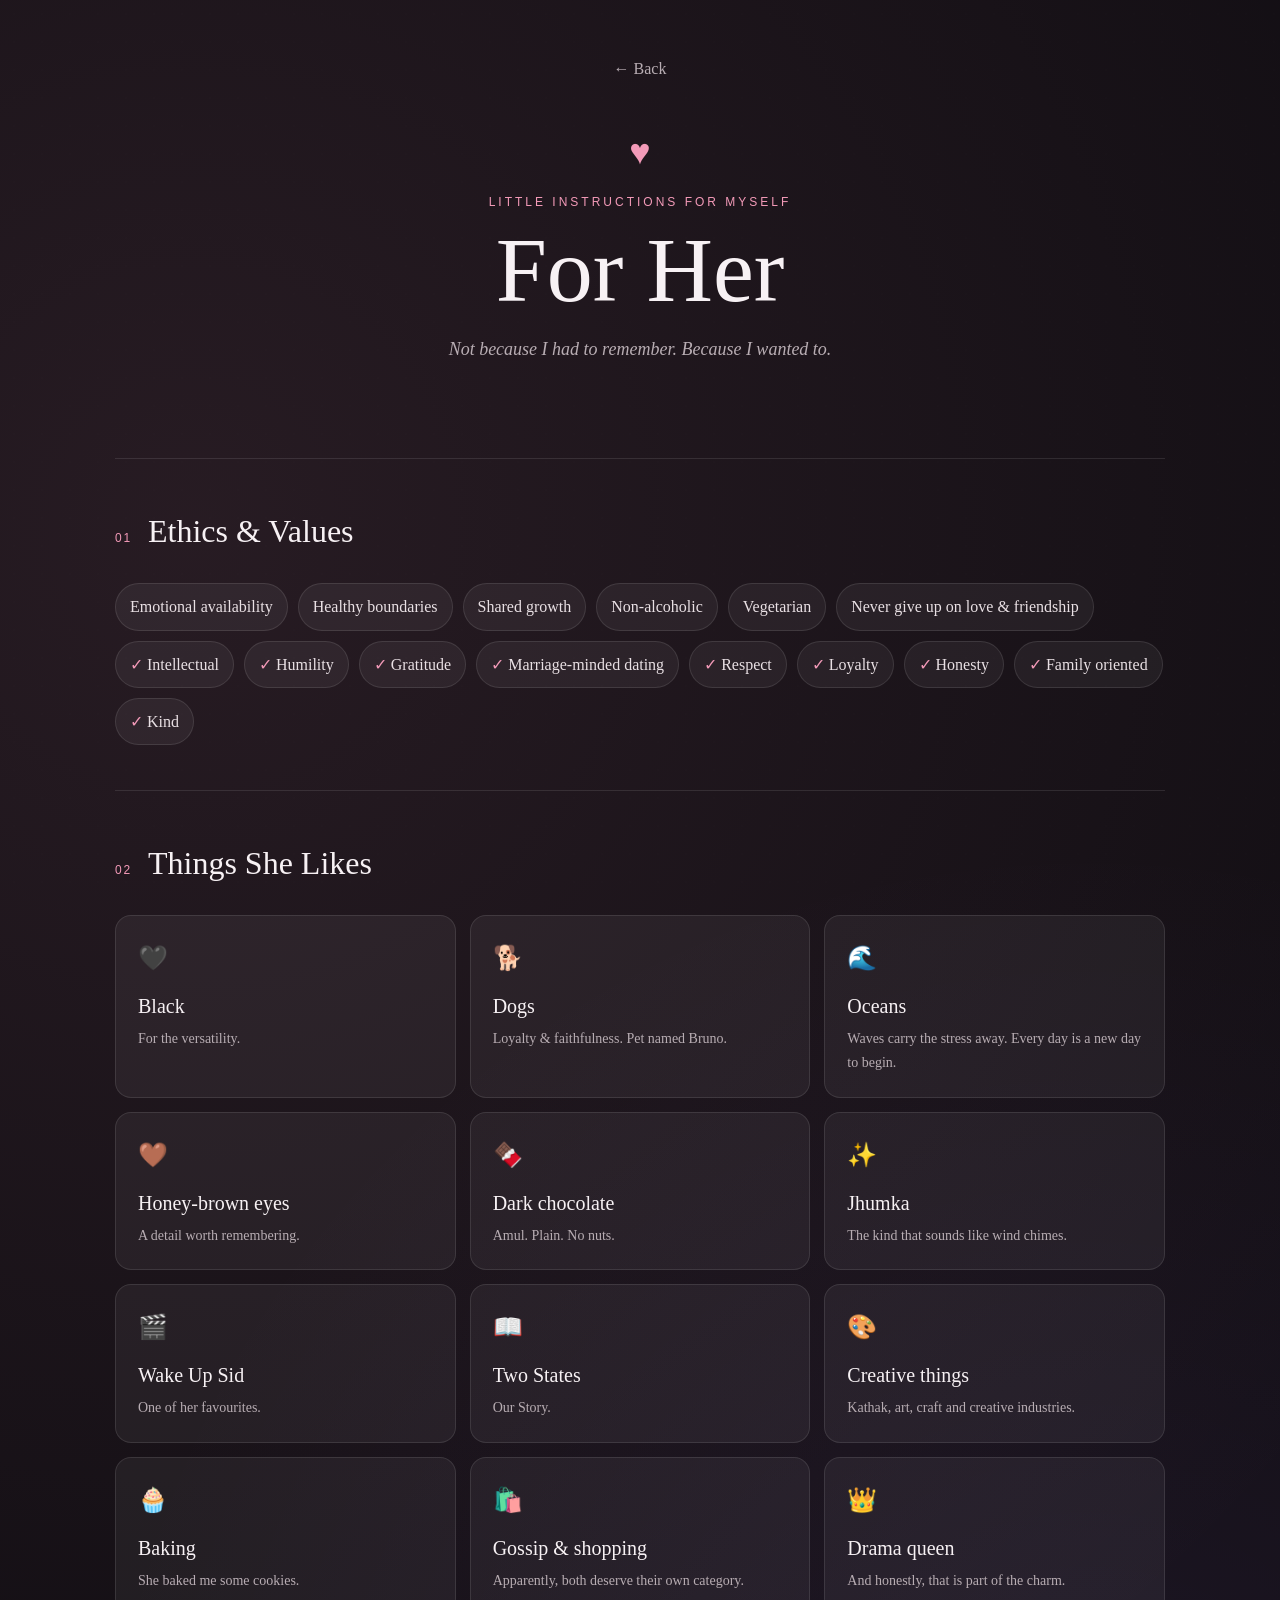
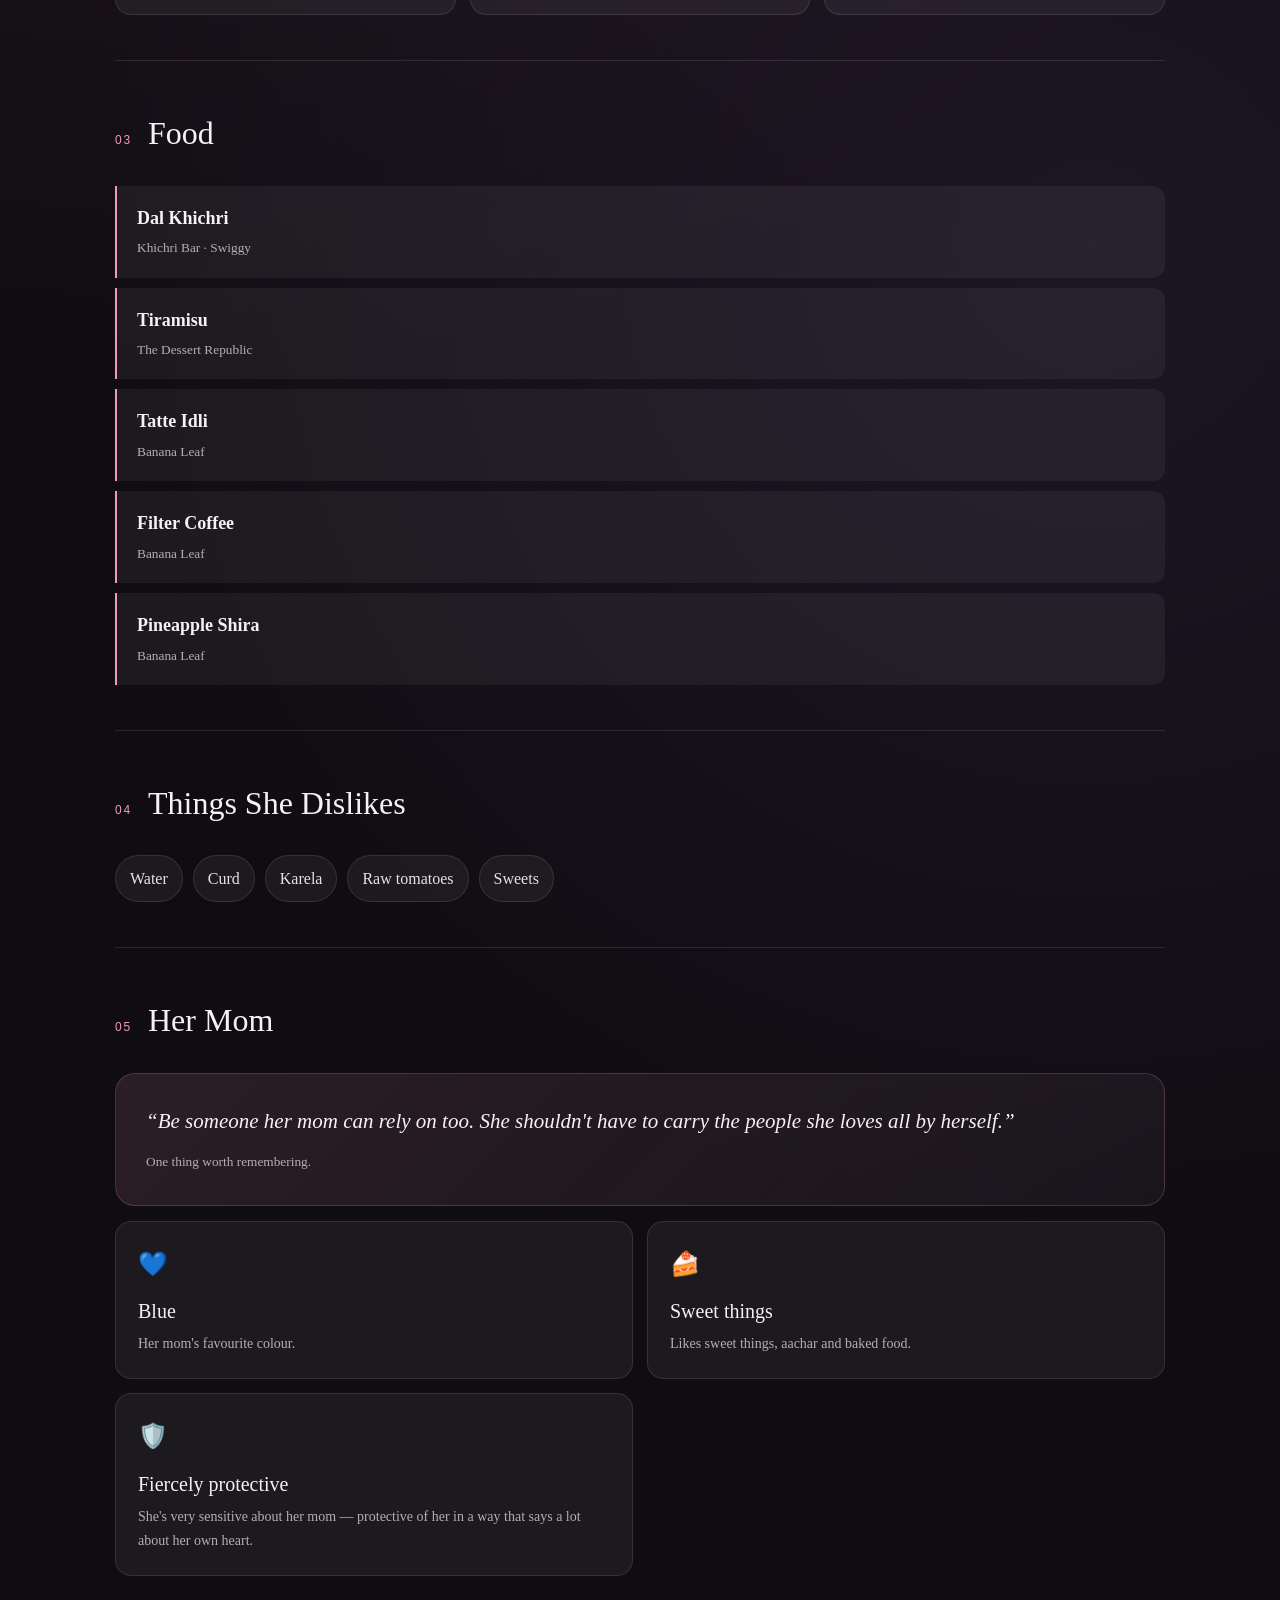
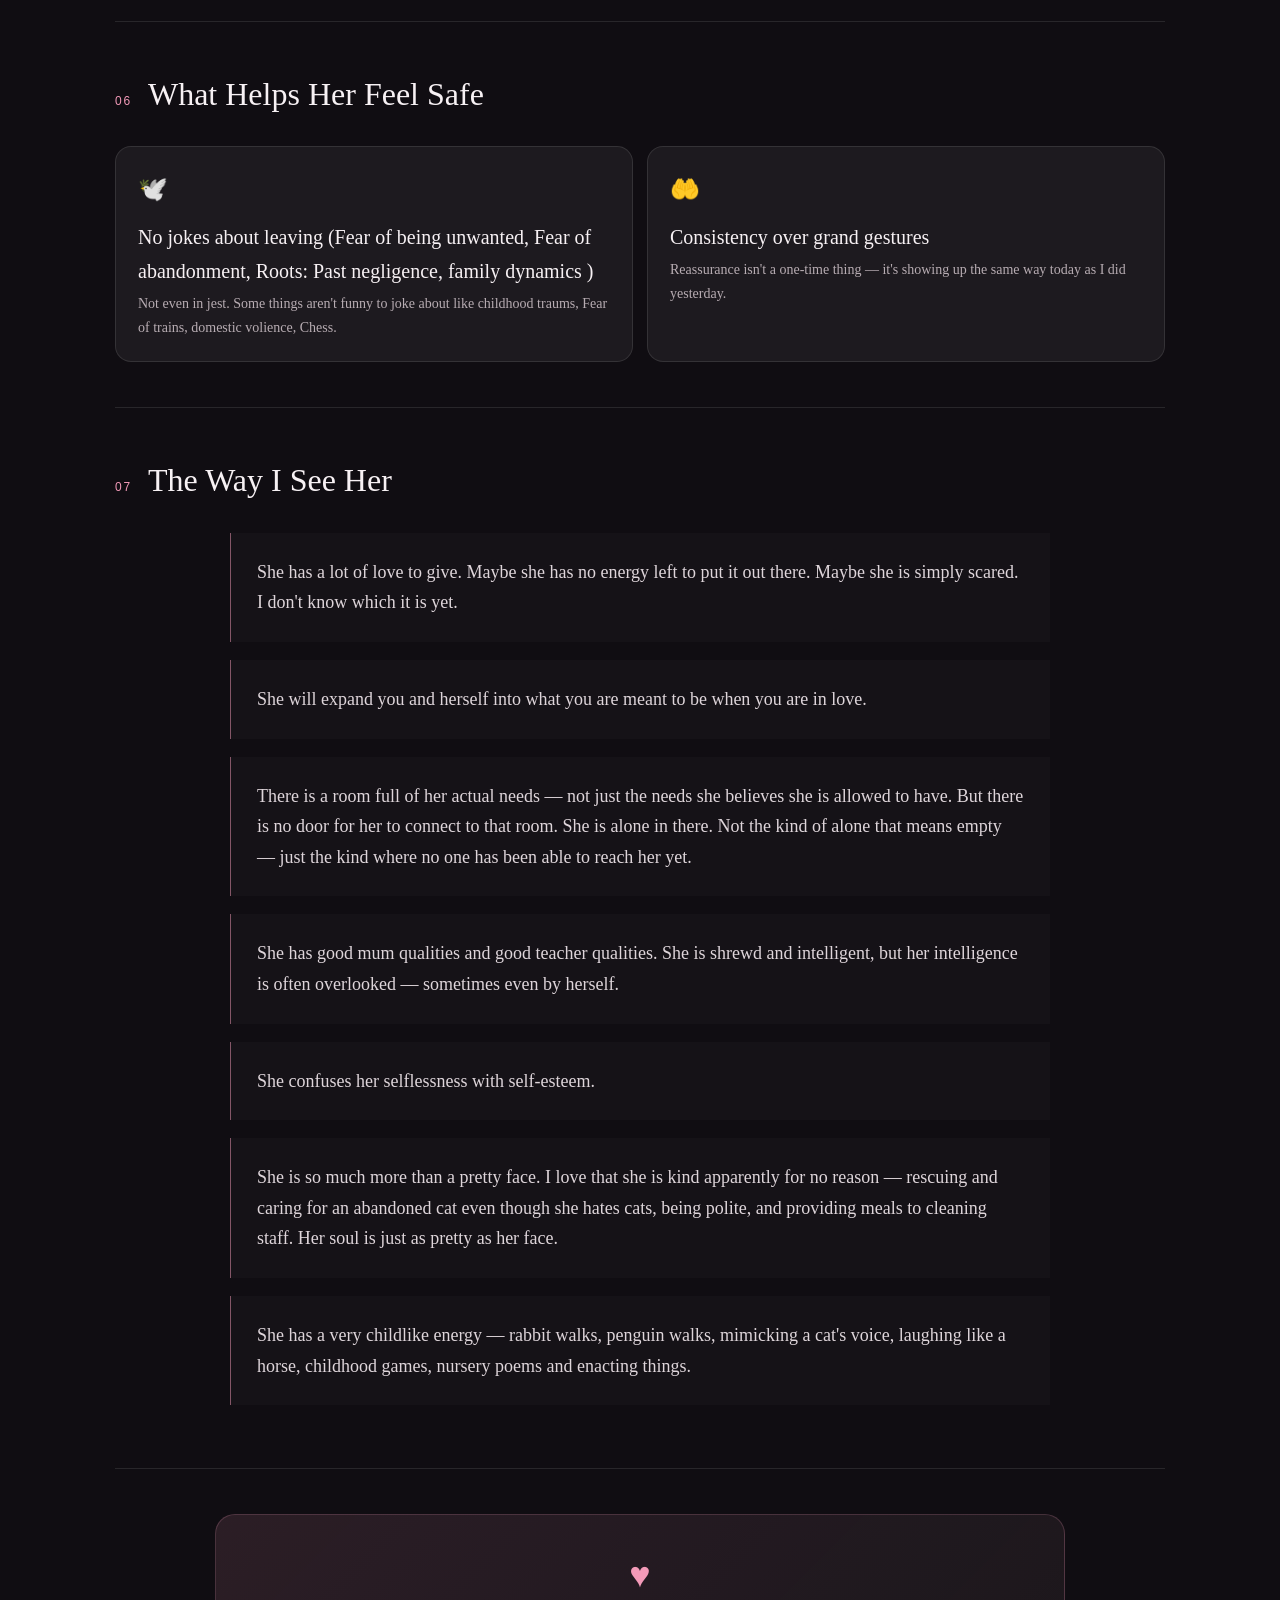
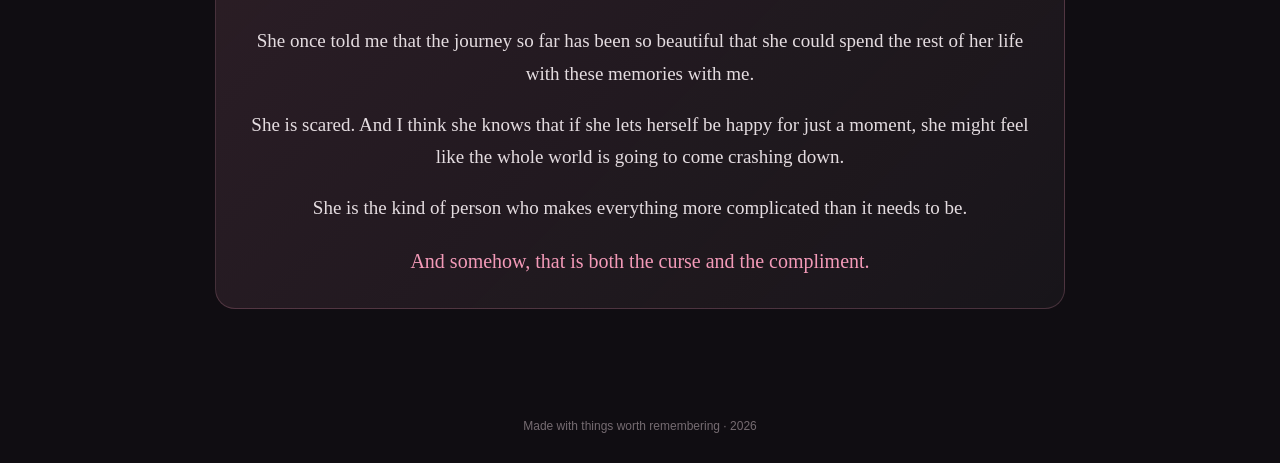
<file: her.html>
<!DOCTYPE html>
<html lang="en">
<head>
  <meta charset="UTF-8">
  <meta name="viewport" content="width=device-width, initial-scale=1.0">
  <title>For Her ❤️</title>
  <link rel="stylesheet" href="css/her.css">
</head>
<body>
  <div class="bg-glow glow-one"></div>
  <div class="bg-glow glow-two"></div>

  <header class="hero">
    <a class="back" href="index.html">← Back</a>
    <div class="heart">♥</div>
    <p class="eyebrow">Little instructions for myself</p>
    <h1>For Her</h1>
    <p class="subtitle">Not because I had to remember. Because I wanted to.</p>
  </header>

  <main>
    <section class="section">
      <div class="section-heading">
        <span>01</span>
        <h2>Ethics & Values</h2>
      </div>
      <div class="chips">
        <div class="chip">Emotional availability</div>
        <div class="chip">Healthy boundaries</div>
        <div class="chip">Shared growth</div>
        <div class="chip">Non-alcoholic</div>
        <div class="chip">Vegetarian</div>
        <div class="chip">Never give up on love & friendship</div>
        <div class="chip checked">Intellectual</div>
        <div class="chip checked">Humility</div>
        <div class="chip checked">Gratitude</div>
        <div class="chip checked">Marriage-minded dating</div>
        <div class="chip checked">Respect</div>
        <div class="chip checked">Loyalty</div>
        <div class="chip checked">Honesty</div>
        <div class="chip checked">Family oriented</div>
        <div class="chip checked">Kind</div>
      </div>
    </section>

    <section class="section">
      <div class="section-heading">
        <span>02</span>
        <h2>Things She Likes</h2>
      </div>
      <div class="cards">
        <article class="card"><span class="icon">🖤</span><h3>Black</h3><p>For the versatility.</p></article>
        <article class="card"><span class="icon">🐕</span><h3>Dogs</h3><p>Loyalty & faithfulness. Pet named Bruno.</p></article>
        <article class="card"><span class="icon">🌊</span><h3>Oceans</h3><p>Waves carry the stress away. Every day is a new day to begin.</p></article>
        <article class="card"><span class="icon">🤎</span><h3>Honey-brown eyes</h3><p>A detail worth remembering.</p></article>
        <article class="card"><span class="icon">🍫</span><h3>Dark chocolate</h3><p>Amul. Plain. No nuts.</p></article>
        <article class="card"><span class="icon">✨</span><h3>Jhumka</h3><p>The kind that sounds like wind chimes.</p></article>
        <article class="card"><span class="icon">🎬</span><h3>Wake Up Sid</h3><p>One of her favourites.</p></article>
        <article class="card"><span class="icon">📖</span><h3>Two States</h3><p>Our Story.</p></article>
        <article class="card"><span class="icon">🎨</span><h3>Creative things</h3><p>Kathak, art, craft and creative industries.</p></article>
        <article class="card"><span class="icon">🧁</span><h3>Baking</h3><p>She baked me some cookies.</p></article>
        <article class="card"><span class="icon">🛍️</span><h3>Gossip & shopping</h3><p>Apparently, both deserve their own category.</p></article>
        <article class="card"><span class="icon">👑</span><h3>Drama queen</h3><p>And honestly, that is part of the charm.</p></article>
      </div>
    </section>

    <section class="section">
      <div class="section-heading">
        <span>03</span>
        <h2>Food</h2>
      </div>
      <div class="food-list">
        <div><b>Dal Khichri</b><small>Khichri Bar · Swiggy</small></div>
        <div><b>Tiramisu</b><small>The Dessert Republic</small></div>
        <div><b>Tatte Idli</b><small>Banana Leaf</small></div>
        <div><b>Filter Coffee</b><small>Banana Leaf</small></div>
        <div><b>Pineapple Shira</b><small>Banana Leaf</small></div>
      </div>
    </section>

    <section class="section">
      <div class="section-heading">
        <span>04</span>
        <h2>Things She Dislikes</h2>
      </div>
      <div class="dislikes">
        <span>Water</span><span>Curd</span><span>Karela</span><span>Raw tomatoes</span><span>Sweets</span>
      </div>
    </section>

    <section class="section">
      <div class="section-heading">
        <span>05</span>
        <h2>Her Mom</h2>
      </div>
      <div class="quote-card">
        <p>“Be someone her mom can rely on too. She shouldn't have to carry the people she loves all by herself.”</p>
        <small>One thing worth remembering.</small>
      </div>
      <div class="cards compact">
        <article class="card"><span class="icon">💙</span><h3>Blue</h3><p>Her mom's favourite colour.</p></article>
        <article class="card"><span class="icon">🍰</span><h3>Sweet things</h3><p>Likes sweet things, aachar and baked food.</p></article>
        <article class="card"><span class="icon">🛡️</span><h3>Fiercely protective</h3><p>She's very sensitive about her mom — protective of her in a way that says a lot about her own heart.</p></article>
      </div>
    </section>

    <section class="section">
      <div class="section-heading">
        <span>06</span>
        <h2>What Helps Her Feel Safe</h2>
      </div>
      <div class="cards compact">
        <article class="card">
          <span class="icon">🕊️</span>
          <h3>No jokes about leaving (Fear of being unwanted, Fear of abandonment, Roots: Past negligence, family dynamics ) </h3>
          <p>Not even in jest. Some things aren't funny to joke about like childhood traums, Fear of trains, domestic volience, Chess.</p>
        </article>
        <article class="card">
          <span class="icon">🤲</span>
          <h3>Consistency over grand gestures</h3>
          <p>Reassurance isn't a one-time thing — it's showing up the same way today as I did yesterday.</p>
        </article>
      </div>
    </section>

    <section class="section observations">
      <div class="section-heading">
        <span>07</span>
        <h2>The Way I See Her</h2>
      </div>

      <div class="observation">
        <p>She has a lot of love to give. Maybe she has no energy left to put it out there. Maybe she is simply scared. I don't know which it is yet.</p>
      </div>
      <div class="observation">
        <p>She will expand you and herself into what you are meant to be when you are in love.</p>
      </div>
      <div class="observation">
        <p>There is a room full of her actual needs — not just the needs she believes she is allowed to have. But there is no door for her to connect to that room. She is alone in there. Not the kind of alone that means empty — just the kind where no one has been able to reach her yet.</p>
      </div>
      <div class="observation">
        <p>She has good mum qualities and good teacher qualities. She is shrewd and intelligent, but her intelligence is often overlooked — sometimes even by herself.</p>
      </div>
      <div class="observation">
        <p>She confuses her selflessness with self-esteem.</p>
      </div>
      <div class="observation">
        <p>She is so much more than a pretty face. I love that she is kind apparently for no reason — rescuing and caring for an abandoned cat even though she hates cats, being polite, and providing meals to cleaning staff. Her soul is just as pretty as her face.</p>
      </div>
      <div class="observation">
        <p>She has a very childlike energy — rabbit walks, penguin walks, mimicking a cat's voice, laughing like a horse, childhood games, nursery poems and enacting things.</p>
      </div>
    </section>

    <section class="section final-note">
      <div class="memory">
        <div class="memory-heart">♥</div>
        <p>She once told me that the journey so far has been so beautiful that she could spend the rest of her life with these memories with me.</p>
        <p>She is scared. And I think she knows that if she lets herself be happy for just a moment, she might feel like the whole world is going to come crashing down.</p>
        <p>She is the kind of person who makes everything more complicated than it needs to be.</p>
        <strong>And somehow, that is both the curse and the compliment.</strong>
      </div>
    </section>
  </main>

  <footer>Made with things worth remembering · <span id="year"></span></footer>
  <script src="js/her.js"></script>
</body>
</html>
</file>
<file: css/her.css>
* { box-sizing: border-box; }
:root {
  --bg: #100d12;
  --surface: rgba(255,255,255,.055);
  --border: rgba(255,255,255,.10);
  --text: #f7f1f4;
  --muted: #b8adb3;
  --accent: #f39ab8;
  --accent-soft: rgba(243,154,184,.12);
}
html { scroll-behavior: smooth; }
body {
  margin: 0;
  color: var(--text);
  background:
    radial-gradient(circle at 15% 10%, rgba(243,154,184,.10), transparent 30%),
    radial-gradient(circle at 85% 35%, rgba(180,130,255,.08), transparent 28%),
    var(--bg);
  font-family: Georgia, "Times New Roman", serif;
  line-height: 1.7;
}
body:before {
  content: "";
  position: fixed; inset: 0; pointer-events: none;
  background-image: radial-gradient(rgba(255,255,255,.06) 1px, transparent 1px);
  background-size: 28px 28px; opacity: .16;
}
.hero { max-width: 900px; margin: auto; padding: 55px 24px 75px; text-align: center; }
.back { color: var(--muted); text-decoration: none; display: inline-block; margin-bottom: 40px; }
.back:hover { color: var(--accent); }
.heart, .memory-heart { color: var(--accent); font-size: 36px; }
.eyebrow { text-transform: uppercase; letter-spacing: .25em; color: var(--accent); font: 12px Arial, sans-serif; }
h1 { font-size: clamp(54px, 10vw, 92px); line-height: 1; margin: 15px 0; font-weight: 400; }
.subtitle { color: var(--muted); font-size: 18px; font-style: italic; }
main { width: min(1050px, calc(100% - 32px)); margin: auto; }
.section { padding: 45px 0; border-top: 1px solid var(--border); }
.section-heading { display: flex; align-items: baseline; gap: 16px; margin-bottom: 25px; }
.section-heading span { color: var(--accent); font: 12px Arial, sans-serif; letter-spacing: .15em; }
h2 { font-size: 32px; font-weight: 400; margin: 0; }
.chips, .dislikes { display: flex; flex-wrap: wrap; gap: 10px; }
.chip, .dislikes span {
  border: 1px solid var(--border); background: var(--surface);
  padding: 9px 14px; border-radius: 100px; color: #e9e0e4;
}
.chip.checked:before { content: "✓ "; color: var(--accent); }
.cards { display: grid; grid-template-columns: repeat(3, 1fr); gap: 14px; }
.cards.compact { margin-top: 15px; grid-template-columns: repeat(2, 1fr); }
.card {
  padding: 22px; border: 1px solid var(--border); background: var(--surface);
  border-radius: 16px; transition: transform .2s, border-color .2s;
}
.card:hover { transform: translateY(-4px); border-color: rgba(243,154,184,.35); }
.icon { font-size: 24px; display: block; margin-bottom: 10px; }
.card h3 { margin: 0 0 4px; font-size: 20px; font-weight: 400; }
.card p { margin: 0; color: var(--muted); font-size: 14px; }
.food-list { display: grid; gap: 10px; }
.food-list div {
  padding: 17px 20px; border-left: 2px solid var(--accent);
  background: var(--surface); border-radius: 0 12px 12px 0;
}
.food-list b { display: block; font-size: 18px; }
.food-list small { color: var(--muted); }
.quote-card, .memory {
  background: linear-gradient(135deg, rgba(243,154,184,.12), rgba(255,255,255,.035));
  border: 1px solid rgba(243,154,184,.20); border-radius: 20px; padding: 30px;
}
.quote-card p { font-size: 21px; font-style: italic; margin: 0 0 8px; }
.quote-card small { color: var(--muted); }
.observation {
  max-width: 820px; margin: 0 auto 18px; padding: 24px 26px;
  border-left: 1px solid rgba(243,154,184,.5);
  background: rgba(255,255,255,.025);
}
.observation p { margin: 0; font-size: 18px; color: #ded5da; }
.final-note { padding-bottom: 80px; }
.memory { text-align: center; max-width: 850px; margin: auto; }
.memory-heart { margin-bottom: 8px; }
.memory p { font-size: 19px; color: #e4dce0; }
.memory strong { color: var(--accent); font-size: 20px; font-weight: 400; }
footer { text-align: center; color: #756b71; font: 12px Arial, sans-serif; padding: 30px; }
@media (max-width: 750px) {
  .cards, .cards.compact { grid-template-columns: 1fr; }
  h2 { font-size: 27px; }
  .observation p { font-size: 16px; }
  .hero { padding-top: 35px; }
}
</file>
